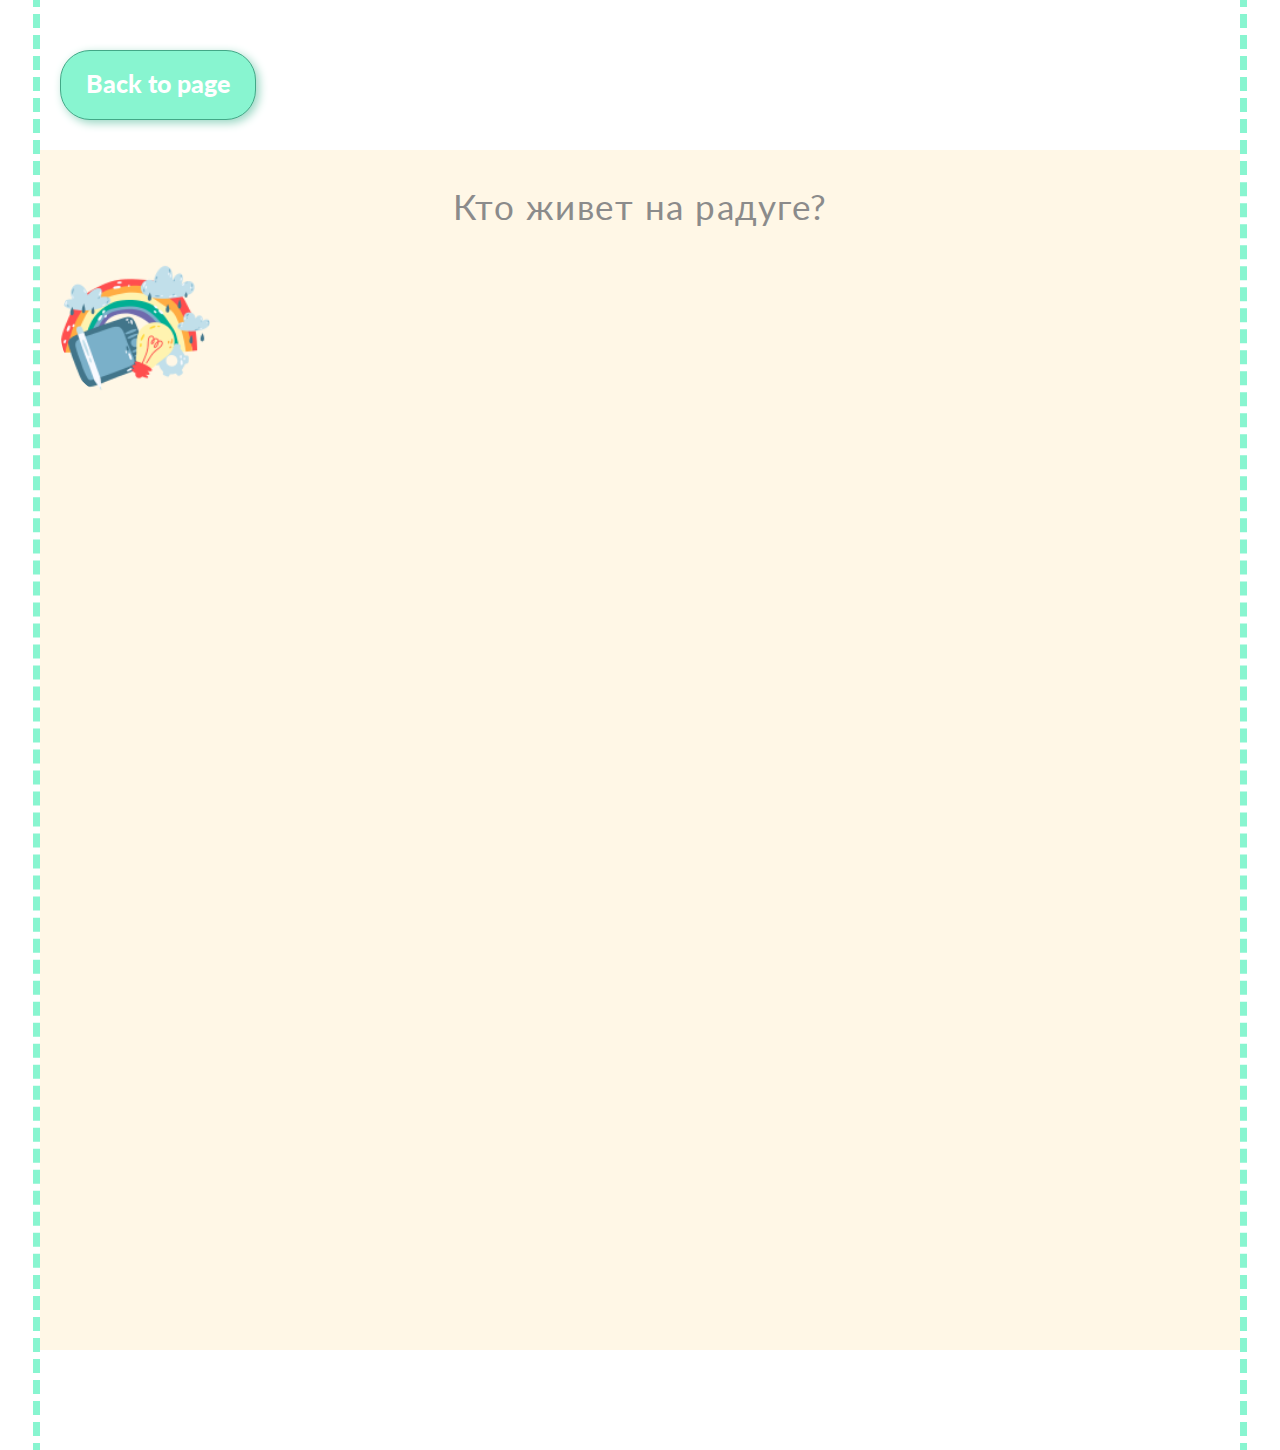
<file: index.html>
<!DOCTYPE html>
<html lang="en">

<head>
    <meta charset="UTF-8">
    <meta http-equiv="X-UA-Compatible" content="IE=edge">
    <meta name="viewport" content="width=device-width, initial-scale=1.0">

    <link rel="stylesheet" href="css/style.css">
    <title>Game-Lesson 9</title>
</head>


<body>
    <div class="wrapper">
        <header class="header">
            <div class="buttom">
                <a href="index-figma-9.html">Back to page</a>
            </div>
        </header>

        <main class="main">
            <p class="text">Кто живет на радуге?</p>
            <div class="game">
                <div class="box1"></div>
                <div class="box2"></div>
                <div class="box3"></div>
                <div class="box4"></div>
                <div class="box5"></div>
                <div class="box6"></div>
                <div class="box7"></div>
                <div class="box8"></div>
                <div class="box9"></div>
                <div class="box10"></div>
                <div class="box11"></div>
                <div class="box-gift">
                    <div class="box12"></div>
                    <p class="text-2">Я здесь живу.Welcome</p>
                </div>
            </div>



        </main>
        <footer></footer>
    </div>
</body>

</html>
</file>
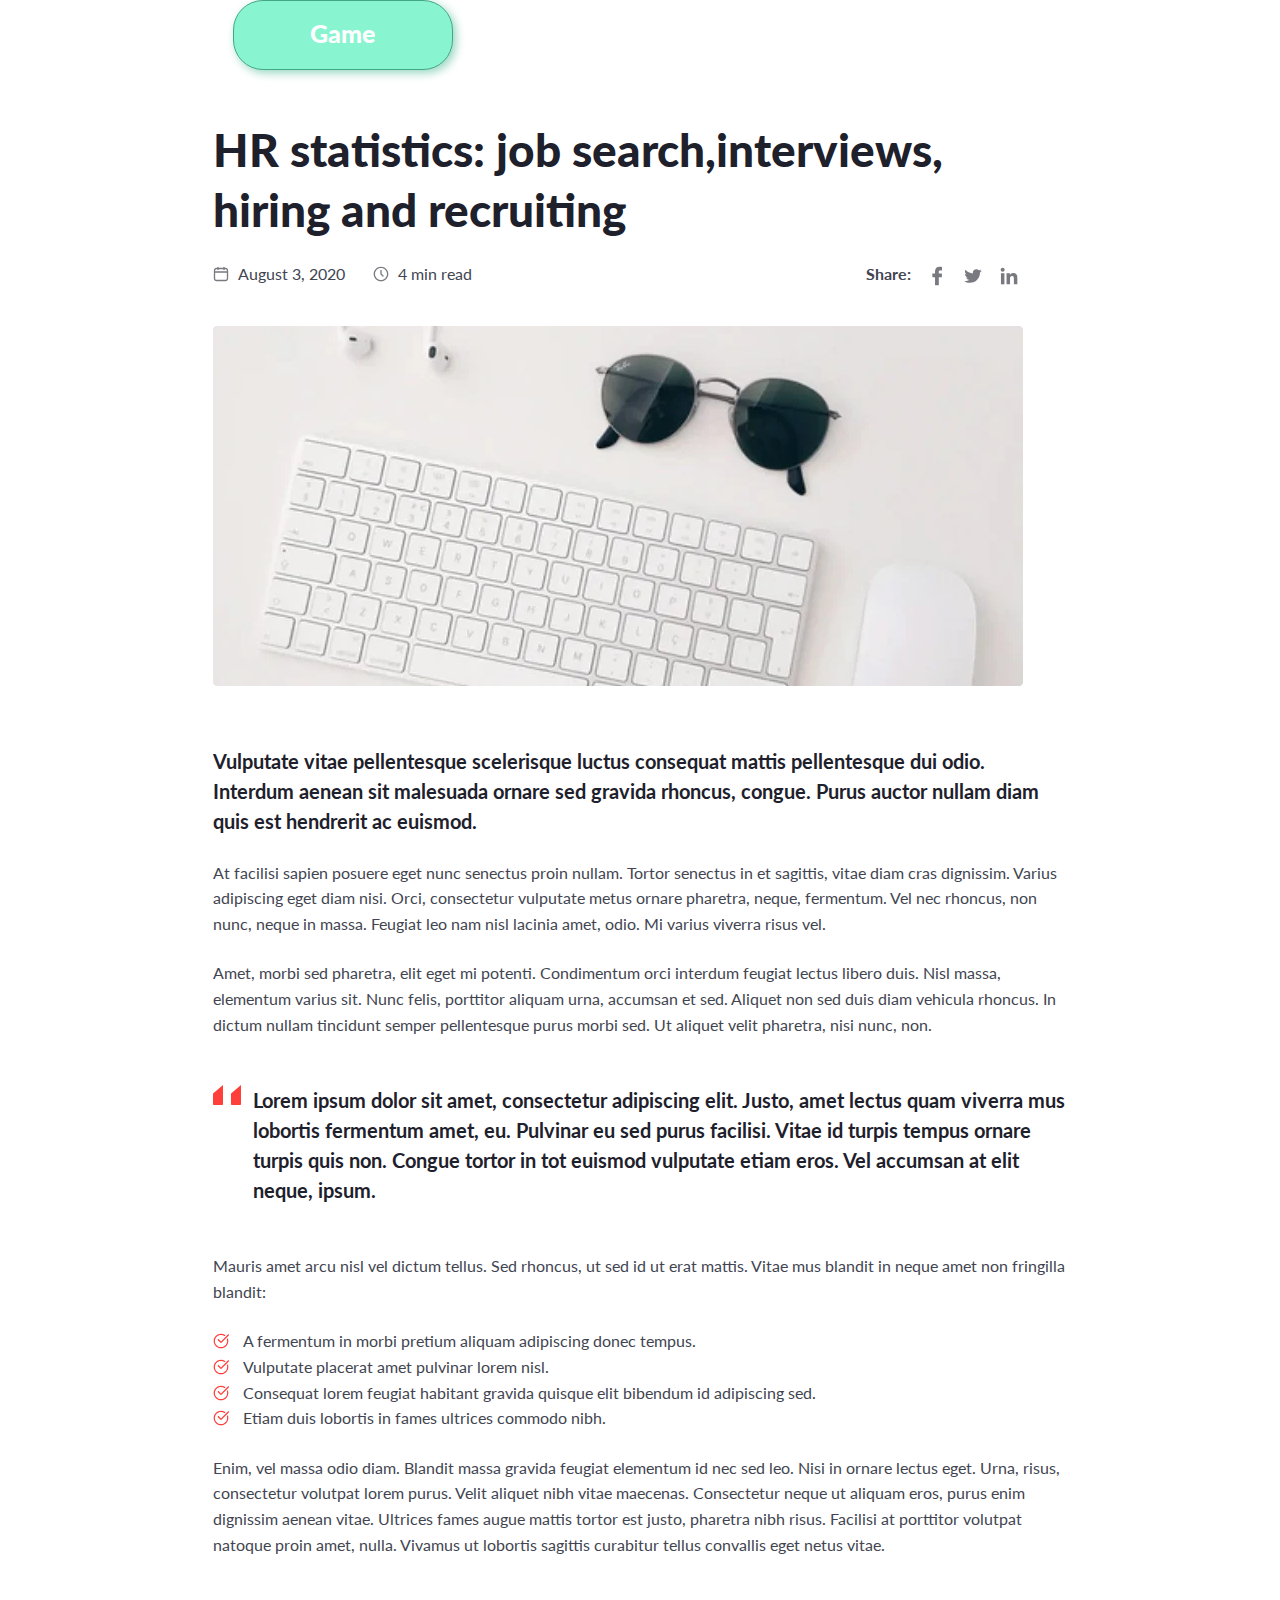
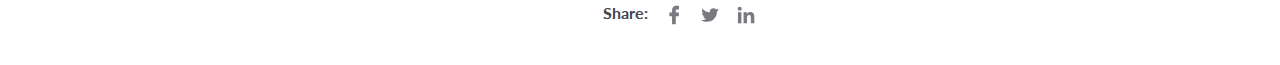
<file: index-figma-9.html>
<!DOCTYPE html>
<html lang="en">

<head>
    <meta charset="UTF-8">
    <meta http-equiv="X-UA-Compatible" content="IE=edge">
    <meta name="viewport" content="width=device-width, initial-scale=1.0">
    <link rel="stylesheet" href="css/style-figma-9.css">
    <title> Figma Maket Lesson-9</title>
</head>

<body>
    <div class="wrapper">
        <div class="buttom">
            <a href="index.html">Game</a>
        </div>

        <header class="block-header">
            <h1>HR statistics: job search,interviews, hiring and recruiting</h1>
        </header>

        <main>


            <p class="text-calender">August 3, 2020 </p>

            <p class="text-clock">4 min read</p>

            <div class="share-block">
                <span>Share: </span>
                <div class="facebook"> <a href="https://www.facebook.com"> <img src="img/Facebook.svg"
                            alt="facebook"></a> </div>
                <div class="twitter"><a href="https://twitter.com/"> <img src="img/Twitter.svg" alt="twitter"></a>
                </div>
                <div class="linkedink"><a href="https://www.linkedin.com/"> <img src="img/Linked-In.svg"
                            alt="linkedin"></a> </div>
            </div>



            <div class="block-foto">
                <picture>
                    <source srcset="img/image.webp" type="image/webp">
                    <img src="img/image.png" alt="image">
                </picture>
            </div>


            <div class="block-text-bold">
                <p class="text-bold-1">Vulputate vitae pellentesque scelerisque luctus consequat mattis pellentesque
                    dui
                    odio.
                    Interdum aenean sit malesuada ornare sed gravida rhoncus, congue. Purus auctor nullam diam quis
                    est
                    hendrerit ac euismod. </p>
            </div>

            <div class="block-text-normal">
                <p class="text">At facilisi sapien posuere eget nunc senectus proin nullam. Tortor senectus in et
                    sagittis,
                    vitae diam cras dignissim. Varius adipiscing eget diam nisi. Orci, consectetur vulputate metus
                    ornare
                    pharetra, neque, fermentum. Vel nec rhoncus, non nunc, neque in massa. Feugiat leo nam nisl
                    lacinia
                    amet, odio. Mi varius viverra risus vel. </p>
                <p class="text-2">Amet, morbi sed pharetra, elit eget mi potenti. Condimentum orci interdum feugiat
                    lectus
                    libero duis. Nisl massa, elementum varius sit. Nunc felis, porttitor aliquam urna, accumsan et
                    sed.
                    Aliquet non sed duis diam vehicula rhoncus. In dictum nullam tincidunt semper pellentesque purus
                    morbi
                    sed. Ut aliquet velit pharetra, nisi nunc, non. </p>
            </div>


            <div class="block-2-text-bold">
                <p class="text-bold">Lorem ipsum dolor sit amet, consectetur adipiscing elit. Justo, amet lectus
                    quam
                    viverra mus lobortis fermentum amet, eu. Pulvinar eu sed purus facilisi. Vitae id turpis tempus
                    ornare
                    turpis quis non. Congue tortor in tot euismod vulputate etiam eros. Vel accumsan at elit neque,
                    ipsum.
                </p>
            </div>

            <p class="text-list">Mauris amet arcu nisl vel dictum tellus. Sed rhoncus, ut sed id ut erat mattis.
                Vitae
                mus
                blandit in neque amet non fringilla blandit: </p>
            <ul class="list">
                <li class="list-item">A fermentum in morbi pretium aliquam adipiscing donec tempus.</li>
                <li class="list-item">Vulputate placerat amet pulvinar lorem nisl.</li>
                <li class="list-item">Consequat lorem feugiat habitant gravida quisque elit bibendum id adipiscing
                    sed.
                </li>
                <li class="list-item">Etiam duis lobortis in fames ultrices commodo nibh.</li>
            </ul>

            <div class="block-text-normal">
                <p class="text">Enim, vel massa odio diam. Blandit massa gravida feugiat elementum id nec sed leo.
                    Nisi
                    in
                    ornare lectus eget. Urna, risus, consectetur volutpat lorem purus. Velit aliquet nibh vitae
                    maecenas.
                    Consectetur neque ut aliquam eros, purus enim dignissim aenean vitae. Ultrices fames augue
                    mattis
                    tortor
                    est justo, pharetra nibh risus. Facilisi at porttitor volutpat natoque proin amet, nulla.
                    Vivamus ut
                    lobortis sagittis curabitur tellus convallis eget netus vitae. </p>
            </div>

            <div class="share-block">
                <span>Share: </span>
                <div class="facebook"> <a href="https://www.facebook.com"> <img src="img/Facebook.svg"
                            alt="facebook"></a> </div>
                <div class="twitter"><a href="https://twitter.com/"> <img src="img/Twitter.svg" alt="twitter"></a>
                </div>
                <div class="linkedink"><a href="https://www.linkedin.com/"> <img src="img/Linked-In.svg"
                            alt="linkedin"></a> </div>
            </div>

        </main>
    </div>
</body>

</html>
</file>
<file: css/style.css>
/* &display=swap */

@import "null.css";
@import url("https://fonts.googleapis.com/css2?family=Comforter&family=Lato:wght@400;700;900&display=swap");

body {
   font-family: "Lato", Arial, serif;
   font-size: 16px;
   color: rgb(139, 139, 139);
}

.wrapper {
   overflow: hidden;
   min-height: 100%;
   max-width: 1200px;
   margin: 0 auto;
   outline: 7px dashed rgb(136, 245, 208);
}

.header {
   margin-top: 50px;
}
.buttom {
   display: inline-block;
   text-align: center;
   min-width: 150px;
   min-height: 70px;
   background-color: rgb(136, 245, 208);
   border: 1px solid rgb(67, 168, 135);
   border-radius: 30px;
   box-shadow: 3px 3px 10px rgb(151, 214, 194);
   margin: 0px 0px 30px 20px;
}

.buttom a {
   display: inline-block;
   padding: 20px 25px;
   color: rgb(255, 255, 255);
   font-size: 25px;
   font-weight: 900;
}

.main {
   margin: 0px 0px 100px 0px;
   min-height: 1200px;
   background-color: rgba(255, 245, 224, 0.815);
   padding-top: 30px;
}
.text {
   text-align: center;
   font-weight: 400;
   line-height: 1.5;
   margin: 0px 0px 20px 0px;
   font-size: 35px;
   letter-spacing: 1.5px;
}

.box1 {
   width: 150px;
   height: 150px;
   border-radius: 80px;
   background: url("../img/drawing-tablet.png") center / auto 150px no-repeat;
   margin: 0px 0px 0px 20px;
}

.box2 {
   width: 250px;
   height: 30px;
   border-top-left-radius: 25px;
   border-top-right-radius: 25px;
   background-color: rgba(24, 181, 164, 0.5);
   visibility: hidden;
}
.box1:hover + .box2 {
   visibility: visible;
}
.box2:hover {
   visibility: visible;
}

.box3 {
   width: 40px;
   height: 315px;
   margin-left: 210px;
   background-color: rgb(255, 253, 132);
   visibility: hidden;
}

.box2:hover + .box3 {
   visibility: visible;
}
.box3:hover {
   visibility: visible;
}

.box4 {
   width: 220px;
   height: 20px;
   margin-left: 210px;
   border-bottom-left-radius: 20px;
   border-bottom-right-radius: 20px;
   background-color: rgb(212, 93, 248);
   visibility: hidden;
}
.box3:hover + .box4 {
   visibility: visible;
}
.box4:hover {
   visibility: visible;
}

.box5 {
   width: 30px;
   height: 180px;
   margin-top: -200px;
   margin-left: 400px;
   background-color: rgb(93, 134, 248);
   visibility: hidden;
}
.box4:hover + .box5 {
   visibility: visible;
}
.box5:hover {
   visibility: visible;
}

.box6 {
   width: 150px;
   height: 30px;
   margin-top: -200px;
   margin-left: 400px;
   border-top-left-radius: 30px;
   border-top-right-radius: 30px;
   background-color: rgb(76, 245, 90);
   visibility: hidden;
}
.box5:hover + .box6 {
   visibility: visible;
}

.box6:hover {
   visibility: visible;
}

.box7 {
   width: 30px;
   height: 380px;
   margin-top: -30px;
   margin-left: 520px;
   border-top-right-radius: 30px;
   border-bottom-left-radius: 30px;
   background-color: rgb(245, 130, 76);
   visibility: hidden;
}

.box6:hover + .box7 {
   visibility: visible;
}

.box7:hover {
   visibility: visible;
}

.box8 {
   width: 240px;
   height: 30px;
   margin-top: -30px;
   margin-left: 520px;
   border-bottom-right-radius: 30px;
   border-bottom-left-radius: 30px;
   background-color: rgb(194, 9, 200);
   visibility: hidden;
}
.box7:hover + .box8 {
   visibility: visible;
}

.box8:hover {
   visibility: visible;
}

.box9 {
   width: 35px;
   height: 140px;
   margin-top: -165px;
   margin-left: 725px;
   border-top-left-radius: 35px;
   background-color: rgb(74, 131, 91);
   visibility: hidden;
}

.box8:hover + .box9 {
   visibility: visible;
}

.box9:hover {
   visibility: visible;
}

.box10 {
   width: 320px;
   height: 25px;
   margin-top: -140px;
   margin-left: 725px;
   border-top-right-radius: 25px;
   border-top-left-radius: 40px;
   background-color: rgb(250, 104, 218);
   visibility: hidden;
}
.box9:hover + .box10 {
   visibility: visible;
}

.box10:hover {
   visibility: visible;
}

.box11 {
   width: 20px;
   height: 240px;
   margin-left: 1025px;
   background-color: rgb(88, 87, 184);
   visibility: hidden;
}
.box10:hover + .box11 {
   visibility: visible;
}

.box11:hover {
   visibility: visible;
}

.box-gift {
   margin-left: 800px;
   visibility: hidden;
}
.box12 {
   max-width: 280px;
   min-height: 200px;
   background: url("../img/creativity.png") center / 200px auto no-repeat;
}
.text-2 {
   text-align: right;
   font-weight: 400;
   line-height: 1.5;
   font-size: 25px;
   margin-right: 120px;
}

.box11:hover + .box-gift {
   visibility: visible;
}

.box-gift:hover {
   visibility: visible;
   transition: all 0.4s ease 0s;
   transform: rotate(3deg) scale(1.5);
}
</file>
<file: css/style-figma-9.css>
/* &display=swap */

/* ---------------------------Блок 1------------------------------------ */
@import "null.css";

@import url("https://fonts.googleapis.com/css2?family=Comforter&family=Lato:wght@400;700;900&display=swap");
@import url("https://fonts.googleapis.com/css2?family=Lato:wght@400;700;900&family=Roboto:wght@100;400;700;900&display=swap");
@import url("https://fonts.googleapis.com/css2?family=Taviraj&display=swap");

body {
    font-family: "Lato", Arial, serif;
    font-size: 16px;
    color: rgba(66, 69, 81, 1);
}

.wrapper {
    margin: 0 auto;
    overflow: hidden;
    min-height: 100%;
    max-width: 855px;
}

.buttom {
    display: inline-block;
    text-align: center;
    min-width: 220px;
    min-height: 70px;
    background-color: rgb(136, 245, 208);
    border: 1px solid rgb(67, 168, 135);
    border-radius: 30px;
    box-shadow: 3px 3px 10px rgb(151, 214, 194);
    margin: 0px 0px 0px 20px;
 }
 
 .buttom a {
    display: inline-block;
    padding: 20px 25px;
    color: rgb(255, 255, 255);
    font-size: 25px;
    font-weight: 900;
 }

.block-header {
    margin-top: 50px;
}

h1 {
    font-size: 46px;
    font-weight: 900;
    font-style: normal;
    line-height: 130%;
    color: rgba(30, 33, 44, 1);
    margin-bottom: 26px;
}

.text-calender {
    display: inline-block;
    padding-left: 25px;
    margin: 0px 0px 40px 0px;
    background: url("../img/Calendar.svg") no-repeat;
}

.text-clock {
    display: inline-block;
    padding-left: 25px;
    margin: 0px 0px 40px 24px;
    background: url("../img/Clock.svg") no-repeat;
}

.share-block {
    display: inline-block;
    margin: 0px 0px 40px 390px;
}

.share-block span {
    display: inline-block;
    padding: 0px 12px 0px 0px;
    font-weight: 700;
    font-size: 16px;
    font-style: normal;
}

.facebook {
    display: inline-block;
    padding: 0px 12px 0px 0px;
}
.twitter {
    display: inline-block;
    padding: 0px 12px 0px 0px;
}
.linkedink {
    display: inline-block;
    padding: 0px 12px 0px 0px;
}

.block-foto {
    margin: 0px 0px 60px 0px;
}

.block-text-bold {
    font-size: 20px;
    color: rgba(30, 33, 44, 1);
    font-style: normal;
    font-weight: 700;
    line-height: 150%;
    margin: 0px 0px 24px 0px;
}

.block-text-normal {
    font-style: normal;
    line-height: 160%;
    color: #424551;
    font-style: normal;
    font-weight: 400;
    margin: 0px 0px 48px 0px;
}
.text {
    margin: 0px 0px 24px 0px;
}

.block-2-text-bold {
    margin: 0px 0px 48px 0px;
}

.text-bold-1,
.text-bold {
    font-size: 20px;
    font-weight: 700;
    line-height: 1.5;
    color: rgba(30, 33, 44, 1);
}

.text-bold {
    padding-left: 40px;
    background: url("../img/braces.svg") no-repeat;
}

.text-list {
    margin: 0px 0px 24px 0px;
    line-height: 160%;
}

.list {
    margin: 0 0 24px 0px;
    /* из Figma  line-height 25.6/16px*/
    text-indent: 30px;
    line-height: 1.6;
}

.list-item {
    background: url("../img/check.svg") 0 5px / 16px no-repeat;
}
</file>
